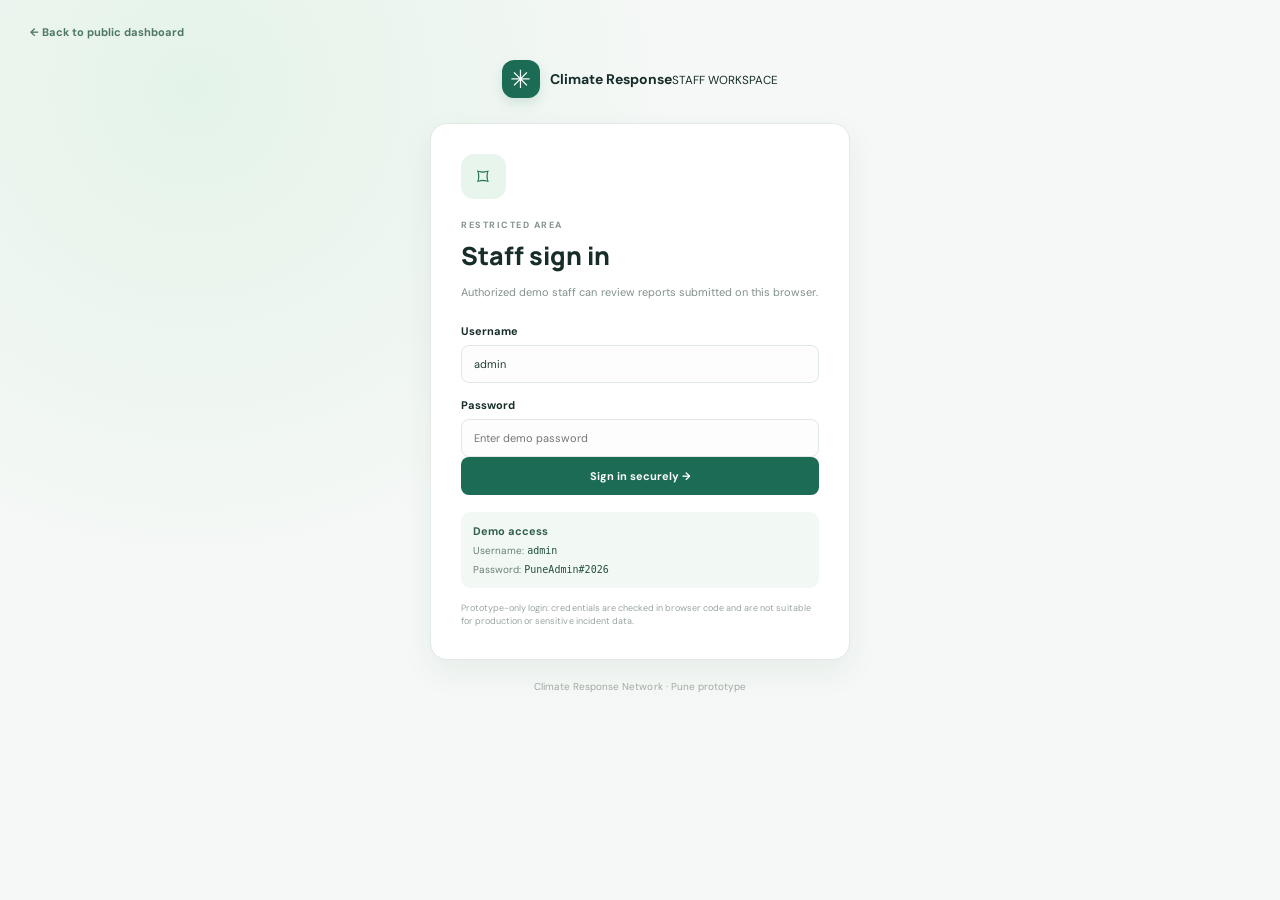
<file: SKN10/climate_response_network/admin-panel.html>
<!doctype html><html lang="en"><head><meta charset="utf-8"><meta name="viewport" content="width=device-width,initial-scale=1"><title>Staff console | Climate Response Network</title><link href="https://fonts.googleapis.com/css2?family=DM+Sans:wght@400;500;600;700&family=Manrope:wght@400;500;600;700;800&display=swap" rel="stylesheet"><link rel="stylesheet" href="assets/style.css"></head><body><div class="admin-shell"><header class="admin-top"><a class="brand darkbrand" href="index.html"><span class="brandmark">✳</span><span><b>Climate Response</b><small>STAFF CONSOLE</small></span></a><div class="admin-actions"><span class="staff-pill">● Demo staff session</span><button class="btn btn-outline" id="exportBtn">↓ Export CSV</button><button class="btn btn-primary" id="logoutBtn">Sign out</button></div></header><main class="admin-content"><div class="page-intro"><div class="eyebrow">OPERATIONS / REPORT REVIEW</div><h1>Incident management</h1><p>Review community reports submitted in this browser. This console is not connected to an official dispatch system.</p></div><div class="stats-grid admin-stats"><article class="stat-card"><div class="stat-top">Total reports</div><div class="stat-value" id="totalReports">0</div><div class="stat-note">Local demo records</div></article><article class="stat-card"><div class="stat-top">Needs review</div><div class="stat-value" id="openReports">0</div><div class="stat-note">New / in progress</div></article><article class="stat-card"><div class="stat-top">Critical severity</div><div class="stat-value" id="criticalReports">0</div><div class="stat-note">Community-submitted</div></article><article class="stat-card"><div class="stat-top">Data source</div><div class="stat-value source-word">Browser</div><div class="stat-note">Local storage only</div></article></div><div class="panel"><div class="panel-head"><div><h3>Incident queue</h3><p class="muted">Update a report's review status. Changes remain on this device/browser.</p></div><button class="btn btn-outline" id="refreshAdmin">↻ Refresh</button></div><div class="admin-filters"><input id="adminSearch" placeholder="Search reference, incident or location…"><select id="adminSeverity"><option value="">All severities</option><option>Low</option><option>Moderate</option><option>High</option><option>Critical</option></select><select id="adminStatus"><option value="">All statuses</option><option>New</option><option>In review</option><option>Responding</option><option>Resolved</option><option>Closed</option></select></div><div class="table-wrap"><table><thead><tr><th>Reference</th><th>Incident</th><th>Severity</th><th>Location</th><th>Submitted</th><th>Status</th></tr></thead><tbody id="incidentRows"></tbody></table></div><div id="adminEmpty" class="empty-state hidden"><span>✓</span><b>No reports in the queue</b><p>Reports created on the public dashboard in this same browser appear here.</p></div></div><div class="admin-warning">Important: this prototype does not alert hospitals, police, ambulances or the government. For urgent emergencies call <a href="tel:112">112</a>. A production deployment requires server-side authentication, database storage, privacy controls and authorized agency integration.</div></main></div><script src="assets/admin.js"></script></body></html>
</file>
<file: SKN10/climate_response_network/assets/style.css>
*{box-sizing:border-box} :root{--ink:#182b2b;--muted:#738181;--line:#e4eae8;--green:#1b6b55;--green2:#dff2e9;--mint:#eff8f3;--cream:#f7faf8;--orange:#f17c52;--navy:#153e39;--shadow:0 12px 32px #183e3210}body{margin:0;background:#f6f9f7;color:var(--ink);font-family:"DM Sans",sans-serif;font-size:14px}button,input,select,textarea{font:inherit}button,a{ -webkit-tap-highlight-color:transparent}a{color:inherit;text-decoration:none}.app{min-height:100vh}.sidebar{width:246px;background:#fff;border-right:1px solid var(--line);position:fixed;inset:0 auto 0 0;padding:26px 17px 16px;display:flex;flex-direction:column;z-index:100}.brand{display:flex;align-items:center;gap:10px;padding:0 8px 33px}.brandmark{width:38px;height:38px;border-radius:12px;background:#1b6b55;color:white;display:grid;place-items:center;font-size:25px}.brand b{display:block;font-family:Manrope,sans-serif;font-size:14px;letter-spacing:-.4px}.brand small{display:block;font-size:9px;letter-spacing:1.5px;color:#7a8b86;margin-top:3px}.navlabel,.eyebrow{font-size:9px;font-weight:700;letter-spacing:1.5px;color:#84938e}.navlabel{padding:0 13px 11px}.nav{border:0;background:transparent;color:#6d7d78;text-align:left;display:flex;align-items:center;gap:13px;padding:12px 14px;border-radius:9px;margin-bottom:4px;cursor:pointer;font-weight:600}.nav span{font-size:18px;width:20px;text-align:center}.nav:hover,.nav.active{background:#eaf5ef;color:#176449}.side-spacer{flex:1}.side-alert{background:#fff5ef;border:1px solid #f6e4d9;border-radius:12px;padding:15px;margin:14px 2px}.alert-icon{width:26px;height:26px;display:grid;place-items:center;background:#ffe2d2;border-radius:8px;color:#b54b27;font-weight:800;margin-bottom:9px}.side-alert b{font-size:13px}.side-alert p{font-size:11px;line-height:1.55;color:#866e62;margin:6px 0 12px}.side-call{display:inline-block;font-size:12px;font-weight:700;color:#a4482b}.admin-link{display:flex;gap:10px;align-items:center;border-top:1px solid var(--line);padding:17px 10px 10px;color:#71807b;font-weight:600;font-size:12px}.admin-link .arrow{margin-left:auto}.side-foot{padding:10px;color:#a1aca8;font-size:10px}.main{margin-left:246px}.topbar{height:76px;background:#fff;border-bottom:1px solid var(--line);display:flex;align-items:center;justify-content:space-between;padding:0 34px;position:sticky;top:0;z-index:50}.top-title{font:700 15px Manrope,sans-serif;margin-top:4px}.top-actions{display:flex;align-items:center;gap:10px}.live-dot,.source-pill i{width:7px;height:7px;border-radius:50%;background:#39a779;display:inline-block;box-shadow:0 0 0 4px #39a77918}.live-label{font-size:11px;color:#698078}.icon-btn{border:1px solid var(--line);background:#fff;border-radius:9px;width:34px;height:34px;cursor:pointer;font-size:18px;color:#426b5c}.avatar{background:#e5f2eb;color:#236a52;border-radius:50%;width:34px;height:34px;display:grid;place-items:center;font-weight:700;font-size:11px;margin-left:6px}.mobile-menu{display:none}.content{max-width:1480px;padding:29px 34px 20px;margin:auto}.hero{background:linear-gradient(112deg,#153f38 0%,#1c6854 70%,#28785e 100%);border-radius:19px;min-height:250px;padding:34px 38px;position:relative;overflow:hidden;display:flex;color:white;box-shadow:var(--shadow)}.hero-copy{position:relative;z-index:2;max-width:610px}.hero-kicker{font-size:9px;letter-spacing:1.4px;color:#bce4d0;font-weight:700;display:flex;align-items:center;gap:8px}.pulse{width:7px;height:7px;background:#9fe5ba;border-radius:50%;box-shadow:0 0 0 5px #a6e9be25}.hero h1{font:800 clamp(27px,3vw,39px)/1.15 Manrope,sans-serif;letter-spacing:-1.4px;margin:15px 0 10px}.hero h1 em{font-style:normal;color:#aee5c5}.hero p{color:#d1e6dc;max-width:520px;line-height:1.6;margin:0 0 21px;font-size:12px}.hero-buttons{display:flex;gap:9px;flex-wrap:wrap}.btn{display:inline-flex;align-items:center;justify-content:center;gap:10px;border:1px solid transparent;border-radius:8px;padding:11px 14px;font-size:11px;font-weight:700;cursor:pointer;transition:.2s}.btn:hover{transform:translateY(-1px)}.btn-light{background:#fff;color:#205b48}.btn-urgent{background:#f27e55;color:#fff}.btn-primary{background:#1b6b55;color:#fff}.btn-outline{background:#fff;border-color:#dce6e1;color:#376b59}.full{width:100%}.hero-art{position:absolute;right:5%;top:0;width:330px;height:100%;display:grid;place-items:center;opacity:.95}.orbit{position:absolute;border:1px solid #ffffff25;border-radius:50%;width:250px;height:250px}.orbit2{width:185px;height:185px;border-style:dashed}.globe{width:120px;height:120px;border-radius:50%;display:grid;place-items:center;font-size:55px;color:#c6f0d5;background:radial-gradient(circle at 35% 28%,#60a987,#1a5a49 68%);box-shadow:0 0 0 15px #ffffff09,0 0 70px #7de2b322}.float-card{position:absolute;display:flex;align-items:center;gap:10px;background:#fff;color:#213c33;border-radius:10px;padding:11px 13px;box-shadow:0 8px 24px #092d2340;min-width:175px}.fc1{top:48px;right:0}.fc2{bottom:40px;left:0}.fc-icon{width:31px;height:31px;background:#e8f5ed;border-radius:8px;display:grid;place-items:center;color:#247457;font-size:19px}.float-card b,.float-card small{display:block}.float-card b{font-size:10px}.float-card small{font-size:9px;color:#7b8c85;margin-top:4px}.section-head{display:flex;align-items:end;justify-content:space-between;margin:30px 0 14px}.section-head h2,.page-intro h1{font:800 21px Manrope,sans-serif;letter-spacing:-.6px;margin:6px 0 0}.updated{font-size:10px;color:#8a9893}.stats-grid{display:grid;grid-template-columns:repeat(4,minmax(0,1fr));gap:13px}.stat-card,.panel{background:#fff;border:1px solid var(--line);border-radius:13px;box-shadow:0 3px 10px #193d2e04}.stat-card{padding:17px 18px 14px;min-width:0}.stat-top{display:flex;justify-content:space-between;align-items:center;font-size:11px;color:#75857f;font-weight:600}.stat-symbol{width:29px;height:29px;border-radius:9px;display:grid;place-items:center;background:#e8f4ed;color:#247452;font-size:17px}.stat-symbol.blue{background:#e9f3fc;color:#4082b6}.stat-symbol.teal{background:#e3f5f3;color:#2e9288}.stat-symbol.purple{background:#f0eafa;color:#8463ba}.stat-value{font:800 29px Manrope,sans-serif;letter-spacing:-1px;margin:12px 0 2px}.stat-value small{font:600 13px "DM Sans";letter-spacing:0;color:#60756c;margin-left:3px}.stat-note{font-size:10px;color:#9aa7a1}.mini-bar{height:4px;background:#edf3ef;border-radius:4px;margin-top:15px;overflow:hidden}.mini-bar i{display:block;height:100%;border-radius:4px;background:#65b68b}.bluebar i{background:#6aa5d7}.tealbar i{background:#59b9ad}.purplebar i{background:#a28ad1}.two-col{display:grid;grid-template-columns:minmax(0,1.4fr) minmax(0,1fr);gap:14px;margin-top:14px}.panel{padding:20px;min-width:0}.panel-head{display:flex;justify-content:space-between;align-items:center;gap:12px;margin-bottom:17px}.panel-head h3{font:800 14px Manrope,sans-serif;margin:0}.panel-head p{margin:5px 0 0;font-size:10px}.source-pill{font-size:9px;color:#5e8173;background:#eef8f1;padding:7px 9px;border-radius:20px;white-space:nowrap}.source-pill i{margin-right:5px;width:5px;height:5px;box-shadow:none}.weather-main{display:flex;align-items:center;gap:14px;padding:5px 0 20px}.weather-emoji{font-size:37px;background:#eef6f1;border-radius:14px;width:66px;height:66px;display:grid;place-items:center}.big-temp{font:800 28px Manrope,sans-serif;letter-spacing:-1px}.muted{color:#87958f;font-size:10px;line-height:1.5}.weather-meta{margin-left:auto;display:flex;gap:20px}.weather-meta small,.weather-meta b{display:block}.weather-meta small{font-size:9px;color:#8b9992;margin-bottom:6px}.weather-meta b{font-size:12px}.forecast{display:grid;grid-template-columns:repeat(4,1fr);background:#f5f9f6;border-radius:10px;padding:13px 8px}.forecast-item{text-align:center;border-right:1px solid #e5eee8}.forecast-item:last-child{border:0}.forecast-item small,.forecast-item b,.forecast-item span{display:block}.forecast-item small{font-size:9px;color:#82918a}.forecast-item b{font-size:14px;margin:7px 0}.forecast-item span{font-size:18px}.source-note{font-size:9px;line-height:1.5;color:#9aa7a1;margin:12px 0 0}.risk-panel{background:linear-gradient(160deg,#fff 60%,#f2f9f4)}.status-badge{background:#e9f6ee;color:#287454;font-size:9px;font-weight:700;border-radius:20px;padding:6px 9px}.risk-meter{display:flex;align-items:center;gap:13px;padding:7px 0 20px}.risk-score{width:58px;height:58px;flex:0 0 58px;border:5px solid #d7eee0;border-radius:50%;display:grid;place-items:center;font:800 18px Manrope;color:#247452}.risk-meter b{font-size:12px}.risk-meter p{font-size:10px;line-height:1.5;color:#85938c;margin:5px 0 0}.risk-list{border-top:1px solid var(--line);padding:8px 0}.risk-list>div{display:flex;align-items:center;gap:9px;padding:8px 0;font-size:10px;color:#74847c}.risk-list b{margin-left:auto;color:#3c5e50}.risk-dot{width:7px;height:7px;border-radius:50%}.green{background:#59b782}.blue{background:#68a7db}.amber{background:#e7b258}.text-link{font-size:10px;font-weight:700;color:#277457;display:inline-block;margin-top:10px}.disclaimer{font-size:9px;color:#a1aaa5;line-height:1.5;margin-top:13px}.lower{margin-top:30px}.map{height:230px;border-radius:10px;overflow:hidden;background:#eaf1ec;z-index:1}.map-panel{padding-bottom:14px}.map-legend{display:flex;gap:16px;margin-top:12px;font-size:9px;color:#85938c}.map-legend i{display:inline-block;width:8px;height:8px;border-radius:50%;margin-right:5px}.legend-hospital{background:#e77c5d}.legend-you{background:#2d8a69}.small-link{border:0;background:transparent;color:#277457;font-weight:700;font-size:10px;cursor:pointer}.count-pill{border-radius:20px;padding:5px 9px;background:#e9f5ed;color:#276c50;font-weight:700;font-size:10px}.reports-list{min-height:140px}.empty-state{text-align:center;padding:22px 10px;color:#a0ada6}.empty-state>span{font-size:24px;display:block;color:#74b18d;margin-bottom:7px}.empty-state b{font-size:11px;color:#667c70}.empty-state p{font-size:10px;line-height:1.5}.report-item{padding:12px 0;border-bottom:1px solid #edf1ee}.report-item:last-child{border:0}.report-item b{font-size:11px}.report-item p{font-size:10px;color:#82918a;margin:5px 0}.report-meta{display:flex;gap:8px;align-items:center;font-size:9px;color:#8b9992}.severity-tag{padding:4px 7px;border-radius:5px;background:#fff2e7;color:#b96a35;font-weight:700}.footer{display:flex;justify-content:space-between;gap:12px;padding:25px 2px 8px;font-size:9px;color:#9aa7a1}.footer b{color:#4c8a6c;margin:0 5px}.hidden{display:none!important}.view{animation:fadein .22s ease}@keyframes fadein{from{opacity:.3;transform:translateY(4px)}to{opacity:1;transform:none}}.page-intro{padding:13px 0 20px}.page-intro h1{font-size:29px;margin:7px 0}.page-intro p{font-size:12px;color:#83928b;max-width:720px;line-height:1.6}.full-map{height:430px}.facility-list{display:grid;grid-template-columns:repeat(2,minmax(0,1fr));gap:10px;margin-top:15px}.facility-row{border:1px solid var(--line);border-radius:9px;padding:12px;display:flex;justify-content:space-between;align-items:center;gap:10px}.facility-row b{font-size:11px}.facility-row p{font-size:10px;color:#8b9992;margin:5px 0 0}.facility-row a{font-size:10px;color:#277457;font-weight:700;white-space:nowrap}.report-layout{display:grid;grid-template-columns:minmax(0,1.5fr) minmax(250px,.8fr);gap:15px;align-items:start}.report-form label{display:block;font-size:11px;font-weight:700;color:#435d51;margin:16px 0 7px}.report-form input:not([type=radio]):not([type=checkbox]),.report-form select,.report-form textarea,.auth-card input{width:100%;border:1px solid #dfe8e2;border-radius:8px;padding:11px 12px;background:#fcfdfc;color:#243c31;outline:none;font-size:11px}.report-form input:focus,.report-form select:focus,.report-form textarea:focus,.auth-card input:focus{border-color:#6cb28b;box-shadow:0 0 0 3px #63b58b1c}.report-form textarea{resize:vertical;line-height:1.5}.severity-options{display:grid;grid-template-columns:repeat(4,1fr);gap:7px}.severity-options label{margin:0;position:relative}.severity-options input{position:absolute;opacity:0}.severity-chip{display:block;text-align:center;border:1px solid #e0e8e3;border-radius:7px;padding:10px 3px;font-size:10px!important}.severity-options input:checked+.low{background:#e9f6ee;border-color:#83c7a0}.severity-options input:checked+.moderate{background:#fff6df;border-color:#e7c35c}.severity-options input:checked+.high{background:#fff0e8;border-color:#e7a078}.severity-options input:checked+.critical{background:#ffebeb;border-color:#e38c8c}.label-row{display:flex;justify-content:space-between;align-items:center;margin-top:15px}.label-row label{margin:0 0 7px}.location-hint{font-size:9px;color:#92a099;margin-top:6px}.check-row{display:flex!important;align-items:flex-start;gap:8px;line-height:1.5;font-weight:400!important;color:#7a8a82!important}.check-row input{margin-top:2px}.form-message{font-size:11px;margin-top:10px;line-height:1.5}.form-message.success{color:#26764f}.form-message.error{color:#b54d38}.help-panel{background:#f0f8f3}.help-icon{width:45px;height:45px;background:#d8efe1;color:#247452;display:grid;place-items:center;border-radius:13px;font-size:26px}.help-panel h3{font:800 18px Manrope;margin:16px 0 8px}.help-panel p,.help-panel li{font-size:11px;line-height:1.7;color:#778b80}.help-panel ul{padding-left:17px}.help-divider{border-top:1px solid #dce9df;margin:20px 0}.form-step{font-size:9px;color:#90a097;letter-spacing:1px}.toast{position:fixed;bottom:20px;right:20px;background:#173e34;color:white;padding:12px 16px;border-radius:9px;box-shadow:var(--shadow);font-size:12px;z-index:500;opacity:0;transform:translateY(10px);transition:.25s;pointer-events:none}.toast.show{opacity:1;transform:none}.auth-body{min-height:100vh;background:radial-gradient(circle at 15% 10%,#e4f3e9,transparent 35%),#f5f8f6}.back-home{position:absolute;top:25px;left:30px;font-size:11px;color:#4f7765;font-weight:700}.auth-wrap{width:min(420px,calc(100% - 32px));margin:0 auto;padding:60px 0 25px}.auth-brand{display:flex;align-items:center;justify-content:center;gap:10px;margin-bottom:25px}.auth-card{background:#fff;border:1px solid var(--line);box-shadow:var(--shadow);border-radius:17px;padding:30px}.auth-icon{width:45px;height:45px;border-radius:13px;background:#e7f5ec;color:#247452;display:grid;place-items:center;font-size:23px;margin-bottom:20px}.auth-card h1{font:800 25px Manrope;margin:7px 0}.auth-card>p{font-size:11px;color:#82918a;line-height:1.6;margin-bottom:22px}.auth-card label{display:block;font-size:11px;font-weight:700;margin:15px 0 7px}.demo-note{background:#f2f8f4;border-radius:9px;padding:12px;margin-top:17px;display:grid;gap:6px;font-size:10px;color:#698175}.demo-note b{font-size:11px;color:#315f4c}.demo-note code{color:#214f3e}.security-note{font-size:9px;line-height:1.5;color:#9aa59f;margin-top:14px}.auth-foot{text-align:center;font-size:10px;color:#a0aaa5;padding:20px}.admin-shell{min-height:100vh}.admin-top{height:74px;background:white;border-bottom:1px solid var(--line);display:flex;align-items:center;justify-content:space-between;padding:0 max(25px,calc((100% - 1200px)/2))}.darkbrand{padding:0}.admin-actions{display:flex;align-items:center;gap:9px}.staff-pill{font-size:10px;color:#3a7658;background:#eaf6ee;padding:8px 11px;border-radius:20px}.admin-content{max-width:1200px;margin:auto;padding:30px 25px}.admin-stats{margin-bottom:17px}.source-word{font-size:23px}.table-wrap{overflow:auto}table{width:100%;border-collapse:collapse;min-width:700px}th{text-align:left;color:#8a9991;font-size:9px;letter-spacing:.7px;text-transform:uppercase;padding:12px 10px;border-bottom:1px solid var(--line)}td{padding:13px 10px;border-bottom:1px solid #edf1ee;font-size:11px;color:#52675c}td b{color:#243f32}.ref{font-size:10px;color:#368060;font-weight:700}.status-select{border:1px solid #dce8df;border-radius:6px;padding:7px;font-size:10px;background:white;color:#4d695b}.admin-warning{background:#fff6e8;border:1px solid #f2e2bf;color:#8c6c34;border-radius:10px;padding:14px 16px;font-size:10px;line-height:1.6;margin-top:17px}.admin-warning a{font-weight:800;text-decoration:underline}@media(max-width:1100px){.hero-art{right:0;transform:scale(.85);transform-origin:right center}.hero-copy{max-width:62%}.stats-grid{grid-template-columns:repeat(2,minmax(0,1fr))}.content{padding:23px}.topbar{padding:0 23px}}@media(max-width:780px){.sidebar{transform:translateX(-100%);transition:transform .25s;box-shadow:var(--shadow)}.sidebar.open{transform:translateX(0)}.main{margin-left:0}.mobile-menu{display:block;border:1px solid var(--line);background:white;border-radius:8px;width:35px;height:35px;color:#28694f}.topbar{gap:10px;padding:0 15px;height:68px}.topbar>div:nth-child(2){margin-right:auto}.top-title{font-size:12px}.live-label{display:none}.content{padding:17px 14px}.hero{padding:27px 23px;min-height:270px}.hero-copy{max-width:100%}.hero h1{font-size:29px}.hero p{max-width:440px}.hero-art{opacity:.16;right:-55px;transform:scale(.9)}.hero-buttons{position:relative}.section-head{align-items:start;gap:10px}.section-head h2{font-size:18px}.updated{max-width:120px;text-align:right;line-height:1.5}.two-col,.report-layout{grid-template-columns:1fr}.panel{padding:16px}.weather-meta{gap:12px}.footer{flex-direction:column;line-height:1.5}.facility-list{grid-template-columns:1fr}.admin-top{padding:0 13px}.admin-actions{gap:5px}.staff-pill{display:none}.admin-content{padding:20px 13px}.page-intro h1{font-size:25px}}@media(max-width:420px){.stats-grid{gap:8px}.stat-card{padding:13px}.stat-value{font-size:25px}.hero-buttons .btn{padding:10px}.weather-main{gap:9px}.weather-emoji{width:50px;height:50px}.weather-meta{gap:9px}.severity-options{grid-template-columns:repeat(2,1fr)}.top-actions{gap:6px}.avatar{display:none}.admin-actions .btn{padding:9px 8px;font-size:10px}}

/* HC-05 visual polish: retain the established green/mint theme */
:root{--ink:#172d29;--muted:#74857e;--line:#e1eae4;--green:#176b50;--green2:#e3f4e9}
html{scroll-behavior:smooth}body{letter-spacing:.02px;-webkit-font-smoothing:antialiased}
.sidebar{box-shadow:8px 0 30px #163d2c04}.brandmark{box-shadow:0 5px 12px #1b6b5525}.nav{transition:background .18s,color .18s,transform .18s}.nav:hover{transform:translateX(2px)}.nav.active{box-shadow:inset 3px 0 #26845f}
.topbar{box-shadow:0 4px 18px #183e3204}.hero{box-shadow:0 15px 36px #174b3718}.hero:after{content:"";position:absolute;width:250px;height:250px;border-radius:50%;right:19%;top:-180px;background:#ffffff09;pointer-events:none}
.stat-card,.panel{transition:box-shadow .18s,border-color .18s}.stat-card:hover,.panel:hover{border-color:#d4e5da;box-shadow:0 9px 24px #183e3209}
.btn{transition:transform .18s,box-shadow .18s,background .18s}.btn-primary:hover{background:#155b46;box-shadow:0 6px 16px #1b6b5525}.btn-outline:hover{background:#f2f8f4;border-color:#b9d8c5}
input,select,textarea{transition:border-color .15s,box-shadow .15s}.source-note{max-width:900px}
.page-intro{padding-top:16px}.page-intro h1{letter-spacing:-1px}.report-form,.help-panel{border-radius:15px}
#optimization .report-form input[type=range]{accent-color:#1b6b55;cursor:pointer;margin:8px 0 12px}#optimization .facility-row:first-child{background:#f0f8f3;border-color:#cfe5d7}#optimization .facility-row:first-child b{color:#1c684d}
#optimization .facility-row p{line-height:1.45}.table-wrap table tbody tr:hover{background:#f7fbf8}
.status-select:focus{outline:2px solid #c4e4d0}.empty-state{border-radius:10px}
.leaflet-container{font-family:"DM Sans",sans-serif}.leaflet-popup-content{font-size:11px;line-height:1.5}
@media(min-width:1500px){.content{padding-top:35px}.hero{min-height:270px}.hero-art{right:7%}}
@media(max-width:780px){.nav.active{box-shadow:inset 3px 0 #26845f}.hero:after{right:-80px;top:-100px}.top-actions .live-dot{display:none}.section-head.lower{align-items:center}.section-head.lower .btn{max-width:145px;line-height:1.35}.full-map{height:340px}}

#weather{scroll-margin-top:95px}

/* Additional HC-05 planning and analytics panels */
.resource-result{margin-top:14px;padding:14px;border-radius:10px;background:#f0f8f3;border:1px solid #d8eadf;font-size:11px;line-height:1.6;color:#416354}
.resource-result>p{color:#7e9086;font-size:10px;margin-bottom:0}.resource-metrics{display:grid;grid-template-columns:repeat(3,minmax(0,1fr));gap:8px;margin-bottom:13px}
.resource-metrics>div{padding:10px;background:#fff;border:1px solid #e0ece4;border-radius:8px}.resource-metrics small,.resource-metrics b{display:block}.resource-metrics small{font-size:9px;color:#82958a;line-height:1.4}.resource-metrics b{font:800 22px Manrope;color:#21694f;margin-top:5px}
.capacity-form{display:grid;grid-template-columns:1.3fr .8fr .8fr 1.3fr auto;align-items:end;gap:10px}.capacity-form label{display:block;font-size:10px;font-weight:700;color:#52695d;margin:0 0 7px}.capacity-form input,.admin-filters input,.admin-filters select{width:100%;border:1px solid #dfe8e2;border-radius:8px;padding:10px;background:#fcfdfc;font:11px "DM Sans",sans-serif;color:#243c31}.capacity-list{margin-top:14px}.capacity-row{display:flex;justify-content:space-between;align-items:center;gap:12px;border-top:1px solid #edf1ee;padding:12px 3px}.capacity-row b{font-size:11px}.capacity-row p,.capacity-row small{display:block;font-size:10px;color:#82918a;margin:5px 0 0}.analytics-bars{display:grid;gap:15px}.analytics-bar>div{display:flex;justify-content:space-between;font-size:11px;color:#64786d;margin-bottom:7px}.analytics-bar i{display:block;height:8px;background:#edf4ef;border-radius:20px;overflow:hidden}.analytics-bar em{display:block;height:100%;border-radius:20px;background:#53a67c}.type-breakdown{display:grid;gap:0}.type-row{display:flex;justify-content:space-between;padding:12px 0;border-bottom:1px solid #edf1ee;font-size:11px;color:#667c70}.type-row b{color:#21694f}.admin-filters{display:grid;grid-template-columns:minmax(200px,1fr) 160px 160px;gap:9px;margin:4px 0 14px}
@media(max-width:900px){.capacity-form{grid-template-columns:repeat(2,minmax(0,1fr))}.capacity-form .btn{width:100%}.admin-filters{grid-template-columns:1fr 1fr}.admin-filters input{grid-column:1/-1}}
@media(max-width:520px){.resource-metrics{grid-template-columns:1fr}.capacity-form{grid-template-columns:1fr}.admin-filters{grid-template-columns:1fr}.admin-filters input{grid-column:auto}}
</file>
